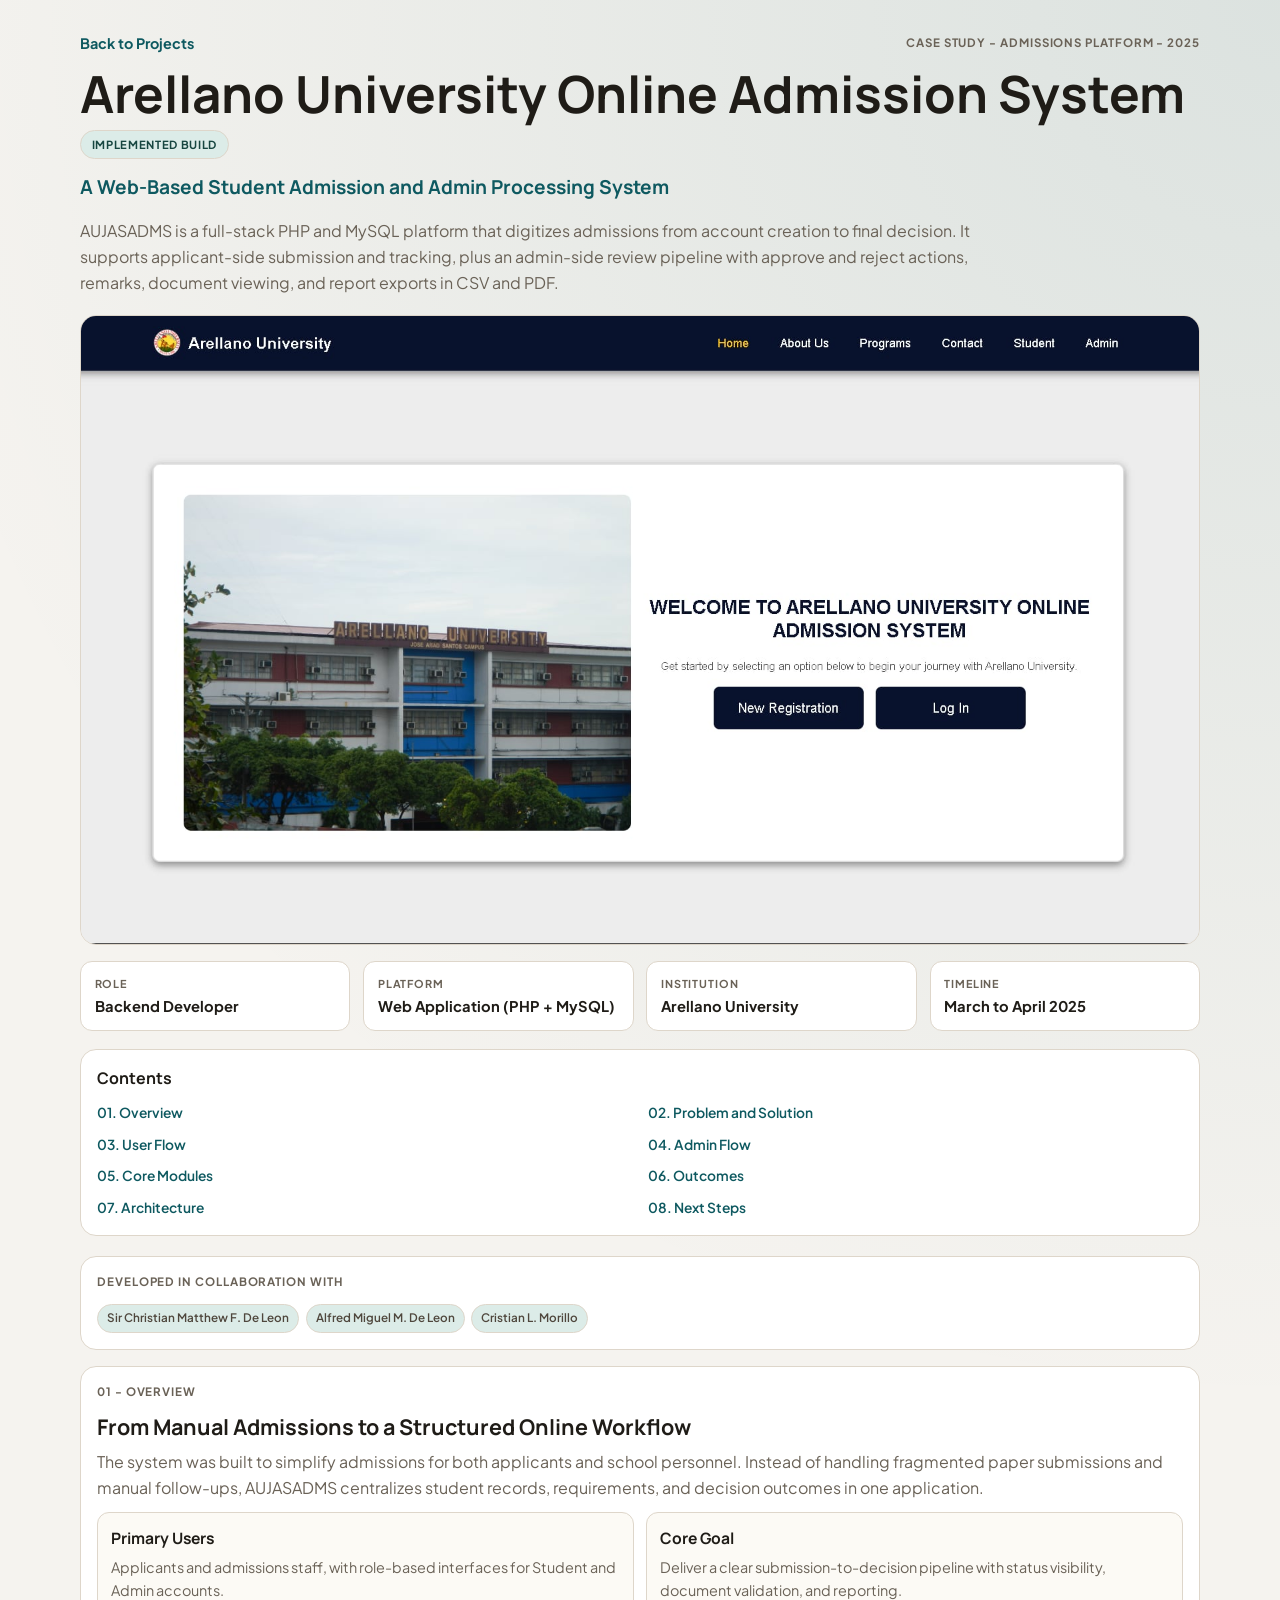
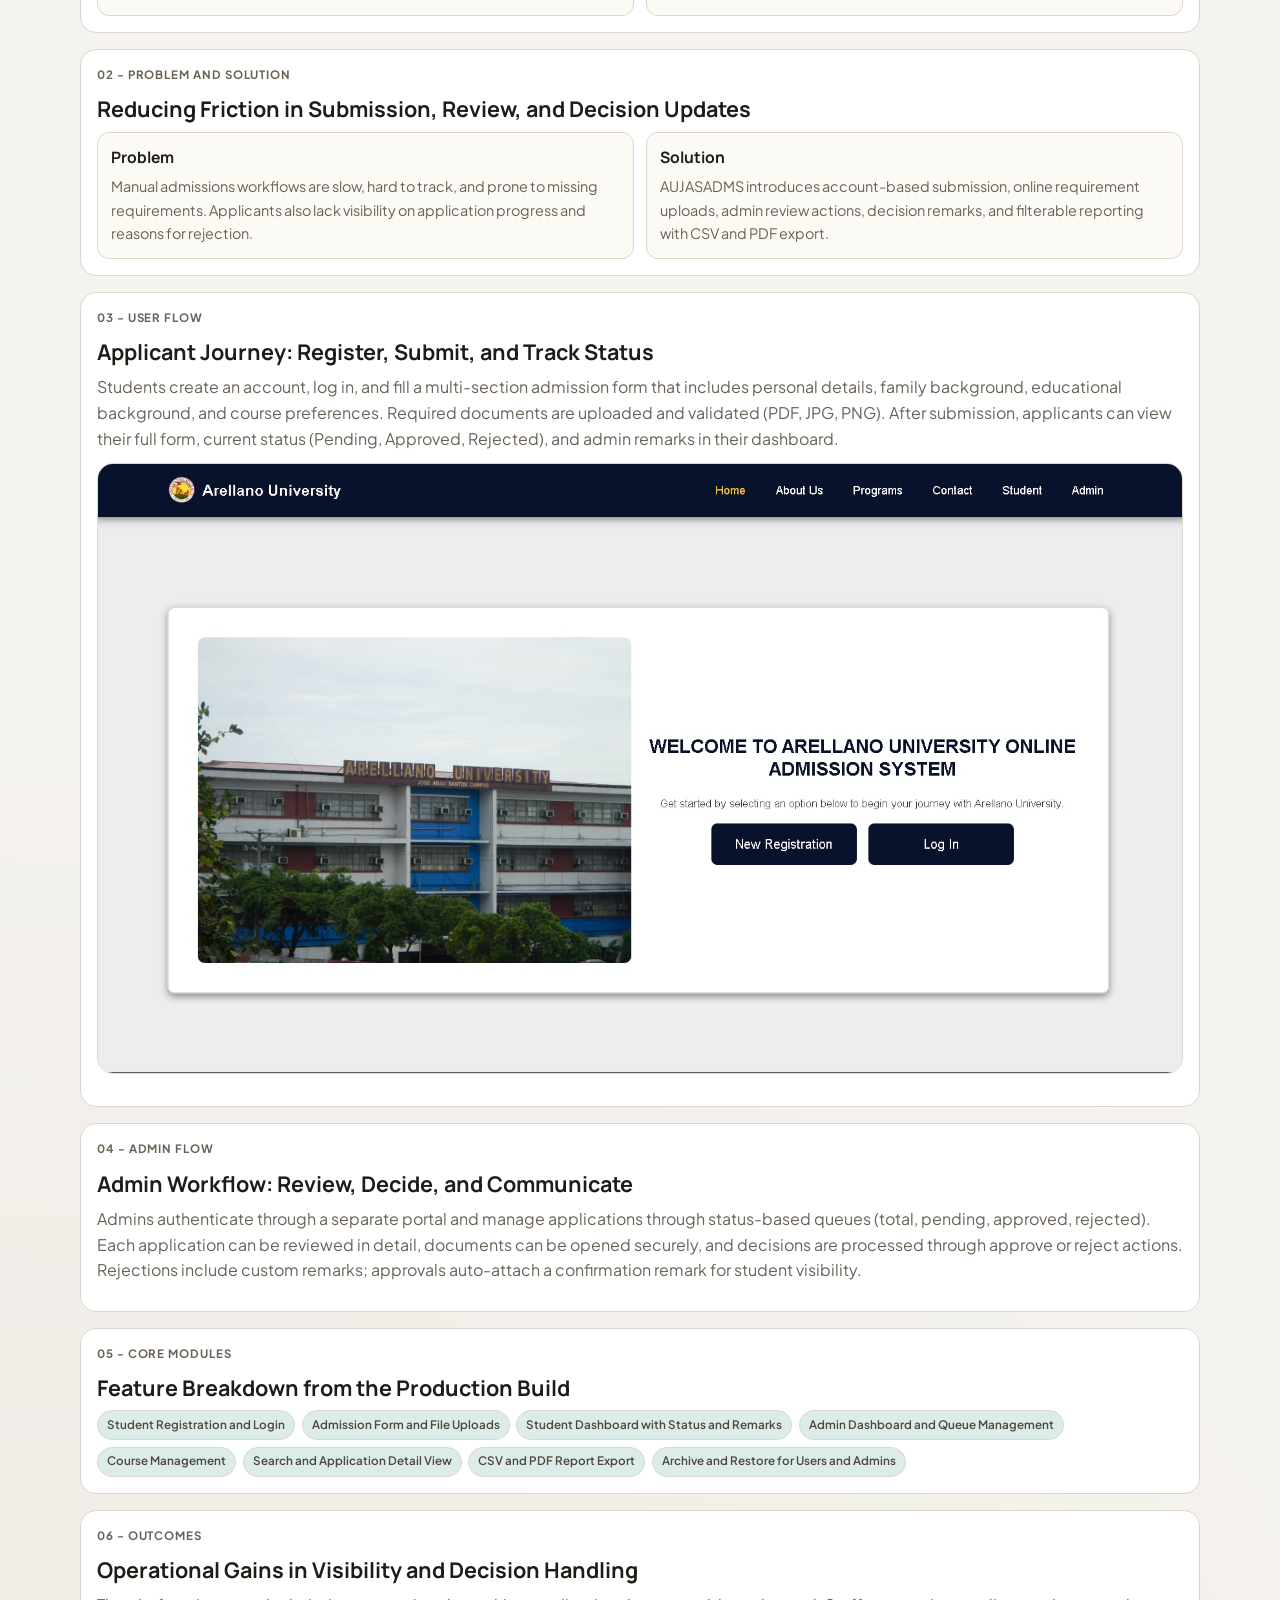
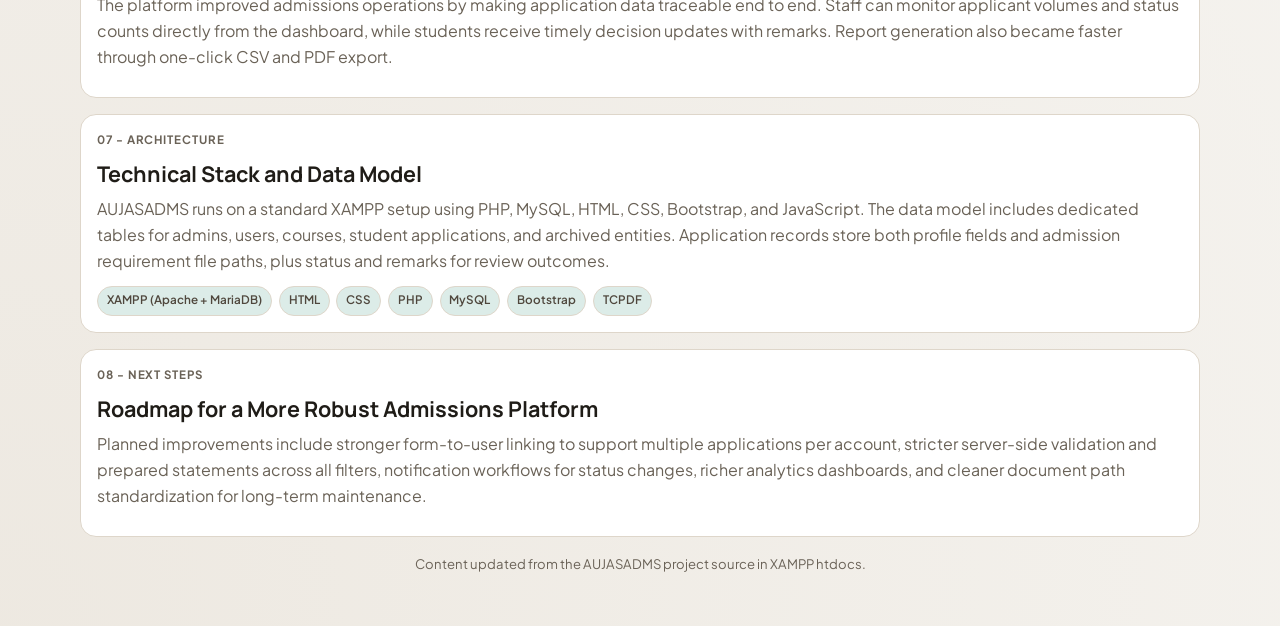
<file: case-study-au.html>
<!DOCTYPE html>
<html lang="en">
<head>
  <meta charset="UTF-8">
  <meta name="viewport" content="width=device-width, initial-scale=1.0">
  <title>Case Study | Arellano University Online Admission System</title>
  <link rel="preconnect" href="https://fonts.googleapis.com">
  <link rel="preconnect" href="https://fonts.gstatic.com" crossorigin>
  <link href="https://fonts.googleapis.com/css2?family=Manrope:wght@400;500;600;700;800&family=Plus+Jakarta+Sans:wght@400;500;600;700&display=swap" rel="stylesheet">
  <link rel="stylesheet" href="case-study-au.css">
</head>
<body>
  <main class="container">
    <div class="top-links">
      <a class="back-link" href="index.html#projects">Back to Projects</a>
      <p class="meta-line">Case Study - Admissions Platform - 2025</p>
    </div>

    <h1>Arellano University Online Admission System</h1>
    <p class="placeholder-badge">Implemented Build</p>
    <p class="subtitle">A Web-Based Student Admission and Admin Processing System</p>
    <p class="lead">
      AUJASADMS is a full-stack PHP and MySQL platform that digitizes admissions from account creation to final decision.
      It supports applicant-side submission and tracking, plus an admin-side review pipeline with approve and reject actions,
      remarks, document viewing, and report exports in CSV and PDF.
    </p>

    <div class="hero-image" aria-label="Arellano hero image">
      <img src="auajs.jpg" alt="Arellano project image">
    </div>

    <section class="grid-4" aria-label="Project overview">
      <article class="mini-info"><span>Role</span><strong>Backend Developer</strong></article>
      <article class="mini-info"><span>Platform</span><strong>Web Application (PHP + MySQL)</strong></article>
      <article class="mini-info"><span>Institution</span><strong>Arellano University</strong></article>
      <article class="mini-info"><span>Timeline</span><strong>March to April 2025</strong></article>
    </section>

    <section class="toc">
      <h2>Contents</h2>
      <ul class="toc-grid">
        <li><a href="#overview">01. Overview</a></li>
        <li><a href="#problem-solution">02. Problem and Solution</a></li>
        <li><a href="#users-flow">03. User Flow</a></li>
        <li><a href="#admin-flow">04. Admin Flow</a></li>
        <li><a href="#modules">05. Core Modules</a></li>
        <li><a href="#results">06. Outcomes</a></li>
        <li><a href="#architecture">07. Architecture</a></li>
        <li><a href="#next">08. Next Steps</a></li>
      </ul>
    </section>

    <section class="section">
      <p class="kicker">Developed in Collaboration With</p>
      <div class="pill-list">
        <span class="pill">Sir Christian Matthew F. De Leon</span>
        <span class="pill">Alfred Miguel M. De Leon</span>
        <span class="pill">Cristian L. Morillo</span>
        
      </div>
    </section>

    <section id="overview" class="section">
      <p class="kicker">01 - Overview</p>
      <h2>From Manual Admissions to a Structured Online Workflow</h2>
      <p>
        The system was built to simplify admissions for both applicants and school personnel.
        Instead of handling fragmented paper submissions and manual follow-ups, AUJASADMS centralizes student records,
        requirements, and decision outcomes in one application.
      </p>
      <div class="split">
        <article class="card">
          <h3>Primary Users</h3>
          <p>
            Applicants and admissions staff, with role-based interfaces for Student and Admin accounts.
          </p>
        </article>
        <article class="card">
          <h3>Core Goal</h3>
          <p>
            Deliver a clear submission-to-decision pipeline with status visibility, document validation, and reporting.
          </p>
        </article>
      </div>
    </section>

    <section id="problem-solution" class="section">
      <p class="kicker">02 - Problem and Solution</p>
      <h2>Reducing Friction in Submission, Review, and Decision Updates</h2>
      <div class="split">
        <article class="card">
          <h3>Problem</h3>
          <p>
            Manual admissions workflows are slow, hard to track, and prone to missing requirements.
            Applicants also lack visibility on application progress and reasons for rejection.
          </p>
        </article>
        <article class="card">
          <h3>Solution</h3>
          <p>
            AUJASADMS introduces account-based submission, online requirement uploads, admin review actions,
            decision remarks, and filterable reporting with CSV and PDF export.
          </p>
        </article>
      </div>
    </section>

    <section id="users-flow" class="section">
      <p class="kicker">03 - User Flow</p>
      <h2>Applicant Journey: Register, Submit, and Track Status</h2>
      <p>
        Students create an account, log in, and fill a multi-section admission form that includes personal details,
        family background, educational background, and course preferences. Required documents are uploaded and validated
        (PDF, JPG, PNG). After submission, applicants can view their full form, current status (Pending, Approved, Rejected),
        and admin remarks in their dashboard.
      </p>
      <div class="section-image"><img src="auajs.jpg" alt="Applicant flow overview image"></div>
    </section>

    <section id="admin-flow" class="section">
      <p class="kicker">04 - Admin Flow</p>
      <h2>Admin Workflow: Review, Decide, and Communicate</h2>
      <p>
        Admins authenticate through a separate portal and manage applications through status-based queues
        (total, pending, approved, rejected). Each application can be reviewed in detail, documents can be opened securely,
        and decisions are processed through approve or reject actions. Rejections include custom remarks; approvals auto-attach
        a confirmation remark for student visibility.
      </p>
    </section>

    <section id="modules" class="section">
      <p class="kicker">05 - Core Modules</p>
      <h2>Feature Breakdown from the Production Build</h2>
      <div class="pill-list">
        <span class="pill">Student Registration and Login</span>
        <span class="pill">Admission Form and File Uploads</span>
        <span class="pill">Student Dashboard with Status and Remarks</span>
        <span class="pill">Admin Dashboard and Queue Management</span>
        <span class="pill">Course Management</span>
        <span class="pill">Search and Application Detail View</span>
        <span class="pill">CSV and PDF Report Export</span>
        <span class="pill">Archive and Restore for Users and Admins</span>
      </div>
    </section>

    <section id="results" class="section">
      <p class="kicker">06 - Outcomes</p>
      <h2>Operational Gains in Visibility and Decision Handling</h2>
      <p>
        The platform improved admissions operations by making application data traceable end to end.
        Staff can monitor applicant volumes and status counts directly from the dashboard, while students receive
        timely decision updates with remarks. Report generation also became faster through one-click CSV and PDF export.
      </p>
    </section>

    <section id="architecture" class="section">
      <p class="kicker">07 - Architecture</p>
      <h2>Technical Stack and Data Model</h2>
      <p>
        AUJASADMS runs on a standard XAMPP setup using PHP, MySQL, HTML, CSS, Bootstrap, and JavaScript.
        The data model includes dedicated tables for admins, users, courses, student applications, and archived entities.
        Application records store both profile fields and admission requirement file paths, plus status and remarks for review outcomes.
      </p>
      <div class="pill-list">
        <span class="pill">XAMPP (Apache + MariaDB)</span>
        <span class="pill">HTML</span>
        <span class="pill">CSS</span>
        <span class="pill">PHP</span>
        <span class="pill">MySQL</span>
        <span class="pill">Bootstrap</span>
        <span class="pill">TCPDF</span>
      </div>
    </section>

    <section id="next" class="section">
      <p class="kicker">08 - Next Steps</p>
      <h2>Roadmap for a More Robust Admissions Platform</h2>
      <p>
        Planned improvements include stronger form-to-user linking to support multiple applications per account,
        stricter server-side validation and prepared statements across all filters, notification workflows for status changes,
        richer analytics dashboards, and cleaner document path standardization for long-term maintenance.
      </p>
    </section>

    <p class="footer-note">Content updated from the AUJASADMS project source in XAMPP htdocs.</p>
  </main>
</body>
</html>
</file>
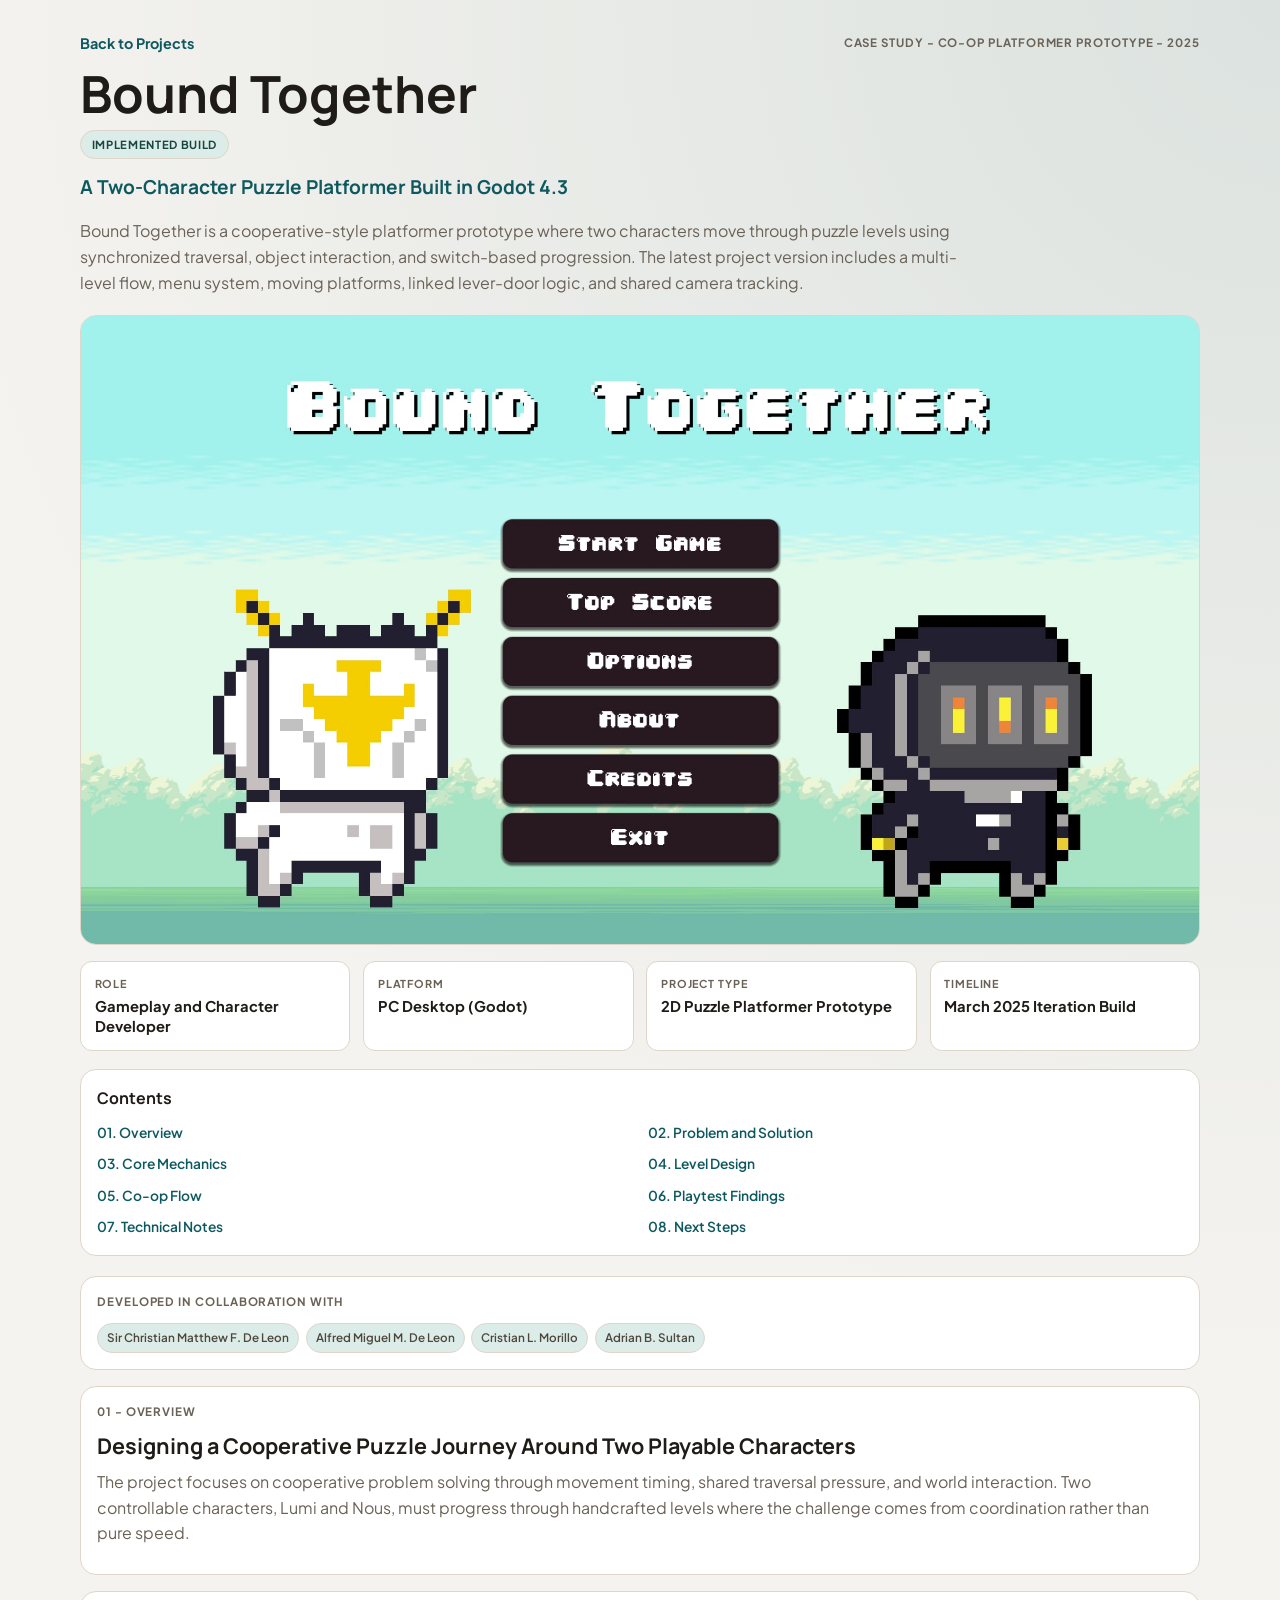
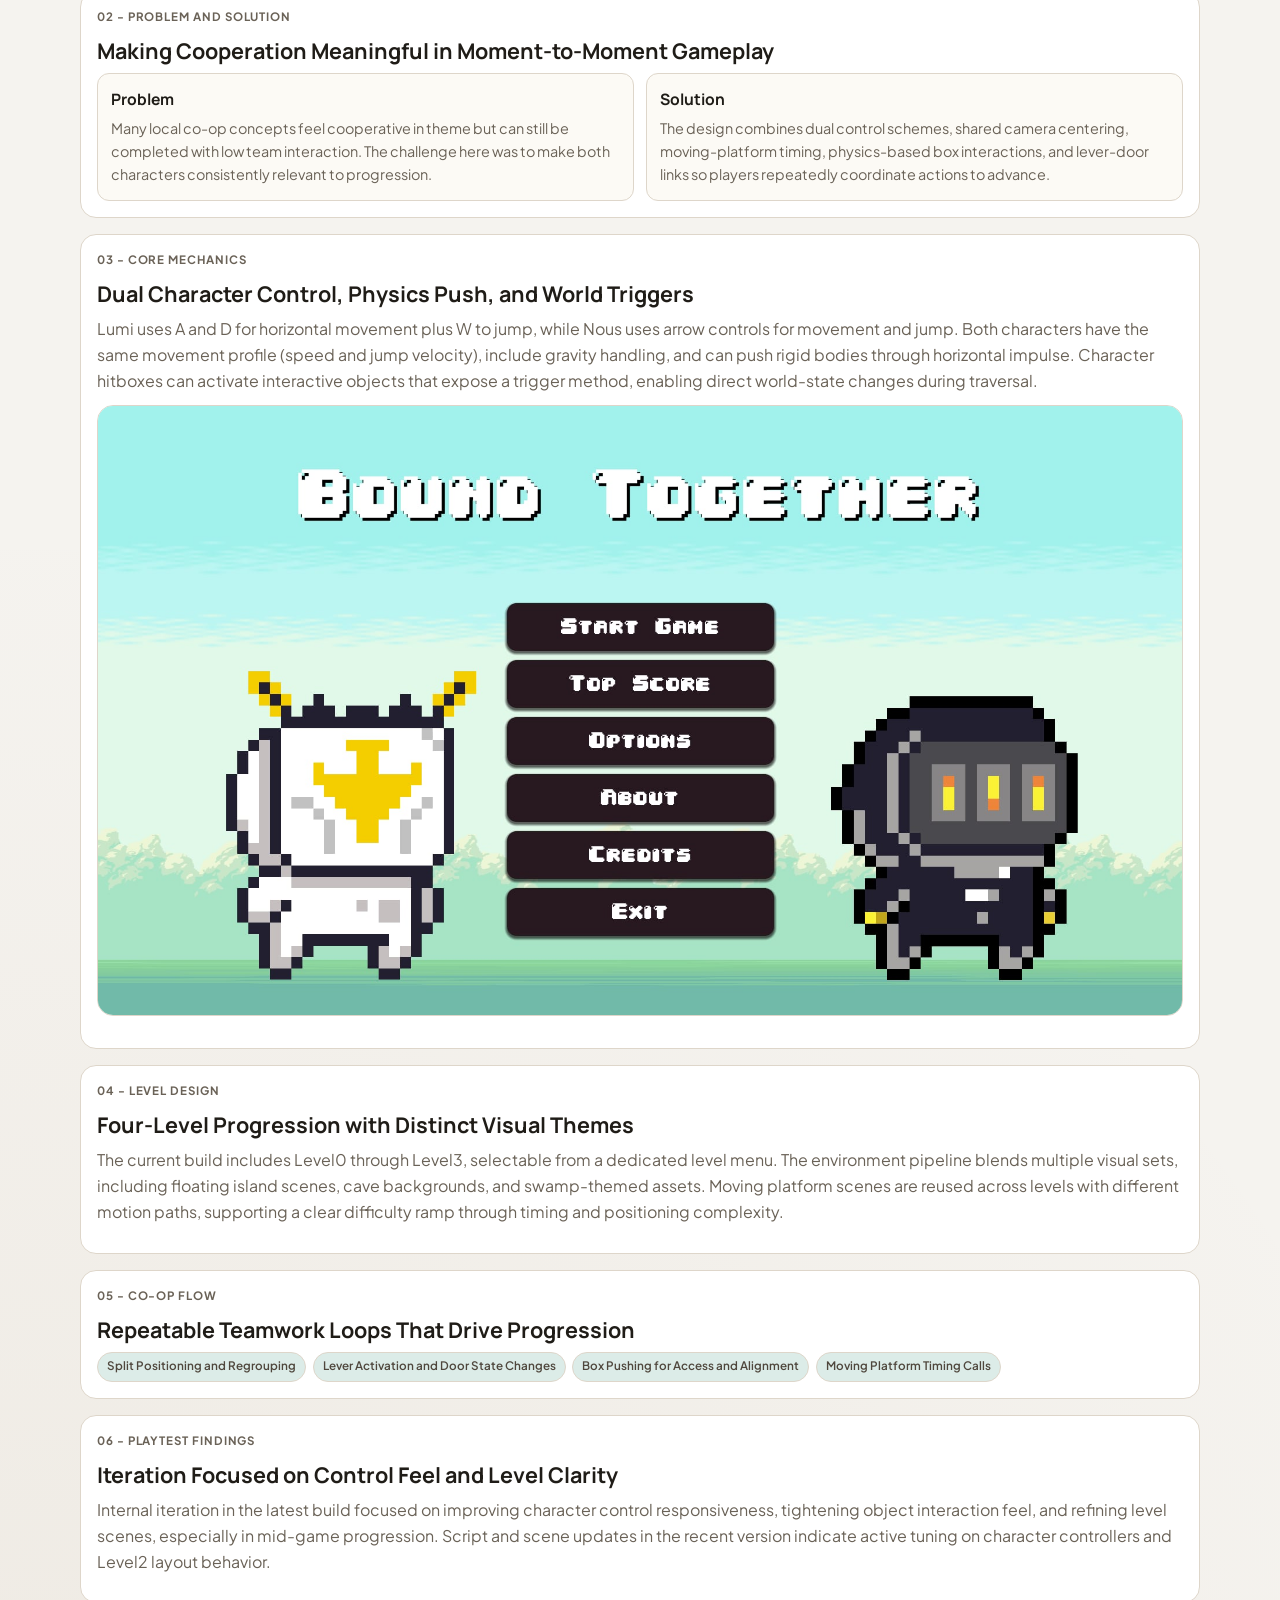
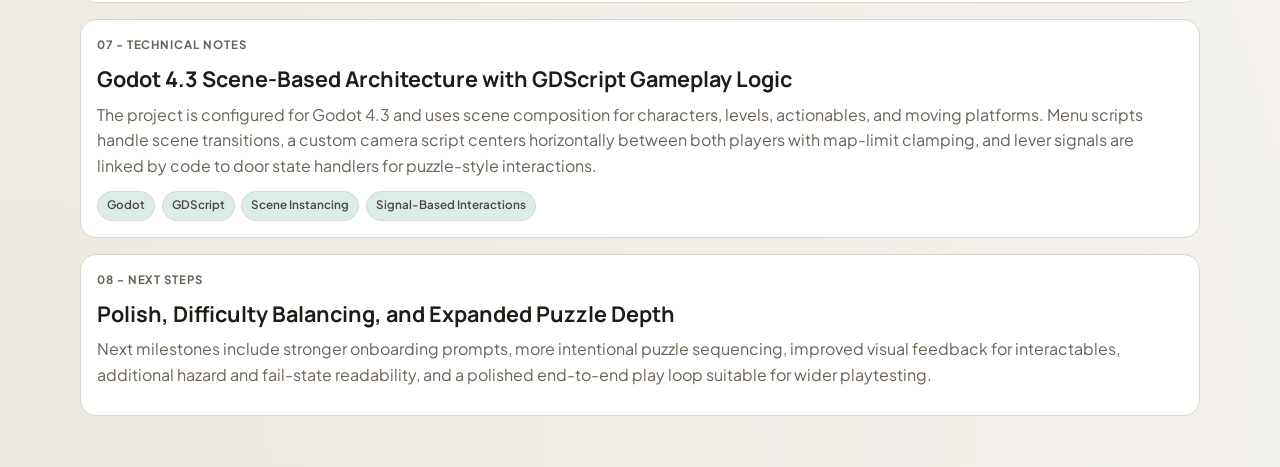
<file: case-study-bound.html>
<!DOCTYPE html>
<html lang="en">
<head>
  <meta charset="UTF-8">
  <meta name="viewport" content="width=device-width, initial-scale=1.0">
  <title>Case Study | Bound Together</title>
  <link rel="preconnect" href="https://fonts.googleapis.com">
  <link rel="preconnect" href="https://fonts.gstatic.com" crossorigin>
  <link href="https://fonts.googleapis.com/css2?family=Manrope:wght@400;500;600;700;800&family=Plus+Jakarta+Sans:wght@400;500;600;700&display=swap" rel="stylesheet">
  <link rel="stylesheet" href="case-study-bound.css">
</head>
<body>
  <main class="container">
    <div class="top-links">
      <a class="back-link" href="index.html#projects">Back to Projects</a>
      <p class="meta-line">Case Study - Co-op Platformer Prototype - 2025</p>
    </div>

    <h1>Bound Together</h1>
    <p class="placeholder-badge">Implemented Build</p>
    <p class="subtitle">A Two-Character Puzzle Platformer Built in Godot 4.3</p>
    <p class="lead">
      Bound Together is a cooperative-style platformer prototype where two characters move through puzzle levels
      using synchronized traversal, object interaction, and switch-based progression. The latest project version
      includes a multi-level flow, menu system, moving platforms, linked lever-door logic, and shared camera tracking.
    </p>

    <div class="hero-image" aria-label="Bound Together hero image">
      <img src="bound.jpg" alt="Bound Together project image">
    </div>

    <section class="grid-4" aria-label="Project overview">
      <article class="mini-info"><span>Role</span><strong>Gameplay and Character Developer</strong></article>
      <article class="mini-info"><span>Platform</span><strong>PC Desktop (Godot)</strong></article>
      <article class="mini-info"><span>Project Type</span><strong>2D Puzzle Platformer Prototype</strong></article>
      <article class="mini-info"><span>Timeline</span><strong>March 2025 Iteration Build</strong></article>
    </section>

    <section class="toc">
      <h2>Contents</h2>
      <ul class="toc-grid">
        <li><a href="#overview">01. Overview</a></li>
        <li><a href="#problem-solution">02. Problem and Solution</a></li>
        <li><a href="#mechanics">03. Core Mechanics</a></li>
        <li><a href="#level-design">04. Level Design</a></li>
        <li><a href="#coop-flow">05. Co-op Flow</a></li>
        <li><a href="#playtest">06. Playtest Findings</a></li>
        <li><a href="#architecture">07. Technical Notes</a></li>
        <li><a href="#next">08. Next Steps</a></li>
      </ul>
    </section>

    <section class="section">
      <p class="kicker">Developed in Collaboration With</p>
      <div class="pill-list">
        <span class="pill">Sir Christian Matthew F. De Leon</span>
        <span class="pill">Alfred Miguel M. De Leon</span>
        <span class="pill">Cristian L. Morillo</span>
        <span class="pill">Adrian B. Sultan</span>
      </div>
    </section>

    <section id="overview" class="section">
      <p class="kicker">01 - Overview</p>
      <h2>Designing a Cooperative Puzzle Journey Around Two Playable Characters</h2>
      <p>
        The project focuses on cooperative problem solving through movement timing, shared traversal pressure,
        and world interaction. Two controllable characters, Lumi and Nous, must progress through handcrafted levels
        where the challenge comes from coordination rather than pure speed.
      </p>
    </section>

    <section id="problem-solution" class="section">
      <p class="kicker">02 - Problem and Solution</p>
      <h2>Making Cooperation Meaningful in Moment-to-Moment Gameplay</h2>
      <div class="split">
        <article class="card">
          <h3>Problem</h3>
          <p>
            Many local co-op concepts feel cooperative in theme but can still be completed with low team interaction.
            The challenge here was to make both characters consistently relevant to progression.
          </p>
        </article>
        <article class="card">
          <h3>Solution</h3>
          <p>
            The design combines dual control schemes, shared camera centering, moving-platform timing,
            physics-based box interactions, and lever-door links so players repeatedly coordinate actions to advance.
          </p>
        </article>
      </div>
    </section>

    <section id="mechanics" class="section">
      <p class="kicker">03 - Core Mechanics</p>
      <h2>Dual Character Control, Physics Push, and World Triggers</h2>
      <p>
        Lumi uses A and D for horizontal movement plus W to jump, while Nous uses arrow controls for movement and jump.
        Both characters have the same movement profile (speed and jump velocity), include gravity handling,
        and can push rigid bodies through horizontal impulse. Character hitboxes can activate interactive objects
        that expose a trigger method, enabling direct world-state changes during traversal.
      </p>
      <div class="section-image"><img src="bound.jpg" alt="Bound Together mechanics overview image"></div>
    </section>

    <section id="level-design" class="section">
      <p class="kicker">04 - Level Design</p>
      <h2>Four-Level Progression with Distinct Visual Themes</h2>
      <p>
        The current build includes Level0 through Level3, selectable from a dedicated level menu.
        The environment pipeline blends multiple visual sets, including floating island scenes, cave backgrounds,
        and swamp-themed assets. Moving platform scenes are reused across levels with different motion paths,
        supporting a clear difficulty ramp through timing and positioning complexity.
      </p>
    </section>

    <section id="coop-flow" class="section">
      <p class="kicker">05 - Co-op Flow</p>
      <h2>Repeatable Teamwork Loops That Drive Progression</h2>
      <div class="pill-list">
        <span class="pill">Split Positioning and Regrouping</span>
        <span class="pill">Lever Activation and Door State Changes</span>
        <span class="pill">Box Pushing for Access and Alignment</span>
        <span class="pill">Moving Platform Timing Calls</span>
      </div>
    </section>

    <section id="playtest" class="section">
      <p class="kicker">06 - Playtest Findings</p>
      <h2>Iteration Focused on Control Feel and Level Clarity</h2>
      <p>
        Internal iteration in the latest build focused on improving character control responsiveness,
        tightening object interaction feel, and refining level scenes, especially in mid-game progression.
        Script and scene updates in the recent version indicate active tuning on character controllers and Level2 layout behavior.
      </p>
    </section>

    <section id="architecture" class="section">
      <p class="kicker">07 - Technical Notes</p>
      <h2>Godot 4.3 Scene-Based Architecture with GDScript Gameplay Logic</h2>
      <p>
        The project is configured for Godot 4.3 and uses scene composition for characters, levels,
        actionables, and moving platforms. Menu scripts handle scene transitions, a custom camera script
        centers horizontally between both players with map-limit clamping, and lever signals are linked by code
        to door state handlers for puzzle-style interactions.
      </p>
      <div class="pill-list">
        <span class="pill">Godot</span>
        <span class="pill">GDScript</span>
        <span class="pill">Scene Instancing</span>
        <span class="pill">Signal-Based Interactions</span>
      </div>
    </section>

    <section id="next" class="section">
      <p class="kicker">08 - Next Steps</p>
      <h2>Polish, Difficulty Balancing, and Expanded Puzzle Depth</h2>
      <p>
        Next milestones include stronger onboarding prompts, more intentional puzzle sequencing,
        improved visual feedback for interactables, additional hazard and fail-state readability,
        and a polished end-to-end play loop suitable for wider playtesting.
      </p>
    </section>

    
  </main>
</body>
</html>
</file>
<file: case-study-au.css>
:root {
      --bg: #f5f3ef;
      --surface: #ffffff;
      --surface-soft: #f2ede4;
      --ink: #1f1c17;
      --muted: #6a6257;
      --line: #ded6ca;
      --brand: #0e5960;
      --brand-soft: #dcece8;
      --radius: 16px;
      --max: 1120px;
    }

    * { box-sizing: border-box; margin: 0; padding: 0; }
    html { scroll-behavior: smooth; }

    body {
      font-family: "Plus Jakarta Sans", sans-serif;
      color: var(--ink);
      background:
        radial-gradient(circle at 100% 0%, rgba(14, 89, 96, 0.11), transparent 35%),
        radial-gradient(circle at 0% 100%, rgba(160, 128, 84, 0.09), transparent 40%),
        var(--bg);
      line-height: 1.62;
    }

    .container {
      width: min(var(--max), calc(100% - 2rem));
      margin-inline: auto;
      padding-block: 2rem 3.2rem;
    }

    .top-links {
      display: flex;
      justify-content: space-between;
      align-items: center;
      gap: 0.8rem;
      flex-wrap: wrap;
      margin-bottom: 0.6rem;
    }

    .back-link {
      color: var(--brand);
      text-decoration: none;
      font-weight: 700;
      font-size: 0.9rem;
    }

    .back-link:hover { text-decoration: underline; }

    .meta-line {
      color: var(--muted);
      text-transform: uppercase;
      letter-spacing: 0.08em;
      font-size: 0.72rem;
      font-weight: 700;
    }

    h1 {
      font-family: Manrope, sans-serif;
      font-size: clamp(2rem, 5vw, 3.2rem);
      line-height: 1.03;
      margin: 0.7rem 0 0.45rem;
    }

    .placeholder-badge {
      display: inline-block;
      margin: 0.2rem 0 0.8rem;
      border: 1px solid var(--line);
      background: var(--brand-soft);
      color: #174640;
      border-radius: 999px;
      padding: 0.28rem 0.66rem;
      font-size: 0.7rem;
      letter-spacing: 0.06em;
      text-transform: uppercase;
      font-weight: 700;
    }

    .subtitle {
      font-family: Manrope, sans-serif;
      color: var(--brand);
      font-size: clamp(1rem, 2.4vw, 1.2rem);
      font-weight: 700;
      margin-bottom: 0.95rem;
    }

    .lead {
      color: var(--muted);
      max-width: 76ch;
      margin-bottom: 1.2rem;
    }

    .hero-image,
    .section-image {
      border: 1px solid var(--line);
      border-radius: var(--radius);
      overflow: hidden;
      margin-bottom: 1rem;
      background: var(--surface-soft);
      aspect-ratio: 16 / 9;
    }

    .hero-image img,
    .section-image img {
      width: 100%;
      height: 100%;
      object-fit: cover;
      display: block;
    }

    .grid-4 {
      display: grid;
      grid-template-columns: repeat(4, minmax(0, 1fr));
      gap: 0.8rem;
      margin: 1rem 0 1.1rem;
    }

    .mini-info {
      border: 1px solid var(--line);
      background: var(--surface);
      border-radius: 12px;
      padding: 0.85rem;
    }

    .mini-info span {
      display: block;
      color: var(--muted);
      text-transform: uppercase;
      font-size: 0.68rem;
      letter-spacing: 0.08em;
      font-weight: 700;
      margin-bottom: 0.25rem;
    }

    .mini-info strong {
      display: block;
      font-size: 0.92rem;
      line-height: 1.35;
    }

    .toc {
      border: 1px solid var(--line);
      border-radius: var(--radius);
      background: var(--surface);
      padding: 1rem;
      margin-bottom: 1.25rem;
    }

    .toc h2 {
      font-family: Manrope, sans-serif;
      font-size: 1rem;
      margin-bottom: 0.45rem;
    }

    .toc-grid {
      display: grid;
      grid-template-columns: repeat(2, minmax(0, 1fr));
      gap: 0.35rem 1rem;
      list-style: none;
    }

    .toc-grid a {
      color: var(--brand);
      text-decoration: none;
      font-size: 0.86rem;
      font-weight: 600;
    }

    .toc-grid a:hover { text-decoration: underline; }

    .section {
      border: 1px solid var(--line);
      border-radius: var(--radius);
      background: var(--surface);
      padding: 1rem;
      margin-top: 1rem;
    }

    .kicker {
      color: var(--brand);
      text-transform: uppercase;
      letter-spacing: 0.08em;
      font-size: 0.72rem;
      font-weight: 700;
      margin-bottom: 0.35rem;
    }

    .section h2 {
      font-family: Manrope, sans-serif;
      font-size: 1.35rem;
      line-height: 1.22;
      margin-bottom: 0.55rem;
    }

    .section p {
      color: var(--muted);
      margin-bottom: 0.72rem;
    }

    .split {
      display: grid;
      grid-template-columns: 1fr 1fr;
      gap: 0.8rem;
      margin-top: 0.55rem;
    }

    .card {
      border: 1px solid var(--line);
      border-radius: 12px;
      background: #fcfaf5;
      padding: 0.8rem;
    }

    .card h3 {
      font-family: Manrope, sans-serif;
      font-size: 0.98rem;
      margin-bottom: 0.28rem;
    }

    .card p {
      font-size: 0.9rem;
      margin: 0;
    }

    .pill-list {
      display: flex;
      flex-wrap: wrap;
      gap: 0.42rem;
      margin-top: 0.35rem;
    }

    .pill {
      padding: 0.28rem 0.56rem;
      border: 1px solid var(--line);
      border-radius: 999px;
      font-size: 0.73rem;
      color: #4f473d;
      background: var(--brand-soft);
      font-weight: 600;
    }

    .footer-note {
      margin-top: 1rem;
      color: var(--muted);
      font-size: 0.82rem;
      text-align: center;
    }

    @media (max-width: 900px) {
      .grid-4 { grid-template-columns: repeat(2, minmax(0, 1fr)); }
    }

    @media (max-width: 760px) {
      .grid-4,
      .toc-grid,
      .split { grid-template-columns: 1fr; }
    }
</file>
<file: case-study-bound.css>
:root {
      --bg: #f5f3ef;
      --surface: #ffffff;
      --surface-soft: #f2ede4;
      --ink: #1f1c17;
      --muted: #6a6257;
      --line: #ded6ca;
      --brand: #0e5960;
      --brand-soft: #dcece8;
      --radius: 16px;
      --max: 1120px;
    }

    * { box-sizing: border-box; margin: 0; padding: 0; }
    html { scroll-behavior: smooth; }

    body {
      font-family: "Plus Jakarta Sans", sans-serif;
      color: var(--ink);
      background:
        radial-gradient(circle at 100% 0%, rgba(14, 89, 96, 0.11), transparent 35%),
        radial-gradient(circle at 0% 100%, rgba(160, 128, 84, 0.09), transparent 40%),
        var(--bg);
      line-height: 1.62;
    }

    .container {
      width: min(var(--max), calc(100% - 2rem));
      margin-inline: auto;
      padding-block: 2rem 3.2rem;
    }

    .top-links {
      display: flex;
      justify-content: space-between;
      align-items: center;
      gap: 0.8rem;
      flex-wrap: wrap;
      margin-bottom: 0.6rem;
    }

    .back-link {
      color: var(--brand);
      text-decoration: none;
      font-weight: 700;
      font-size: 0.9rem;
    }

    .back-link:hover { text-decoration: underline; }

    .meta-line {
      color: var(--muted);
      text-transform: uppercase;
      letter-spacing: 0.08em;
      font-size: 0.72rem;
      font-weight: 700;
    }

    h1 {
      font-family: Manrope, sans-serif;
      font-size: clamp(2rem, 5vw, 3.2rem);
      line-height: 1.03;
      margin: 0.7rem 0 0.45rem;
    }

    .placeholder-badge {
      display: inline-block;
      margin: 0.2rem 0 0.8rem;
      border: 1px solid var(--line);
      background: var(--brand-soft);
      color: #174640;
      border-radius: 999px;
      padding: 0.28rem 0.66rem;
      font-size: 0.7rem;
      letter-spacing: 0.06em;
      text-transform: uppercase;
      font-weight: 700;
    }

    .subtitle {
      font-family: Manrope, sans-serif;
      color: var(--brand);
      font-size: clamp(1rem, 2.4vw, 1.2rem);
      font-weight: 700;
      margin-bottom: 0.95rem;
    }

    .lead {
      color: var(--muted);
      max-width: 76ch;
      margin-bottom: 1.2rem;
    }

    .hero-image,
    .section-image {
      border: 1px solid var(--line);
      border-radius: var(--radius);
      overflow: hidden;
      margin-bottom: 1rem;
      background: var(--surface-soft);
      aspect-ratio: 16 / 9;
    }

    .hero-image img,
    .section-image img {
      width: 100%;
      height: 100%;
      object-fit: cover;
      display: block;
    }

    .grid-4 {
      display: grid;
      grid-template-columns: repeat(4, minmax(0, 1fr));
      gap: 0.8rem;
      margin: 1rem 0 1.1rem;
    }

    .mini-info {
      border: 1px solid var(--line);
      background: var(--surface);
      border-radius: 12px;
      padding: 0.85rem;
    }

    .mini-info span {
      display: block;
      color: var(--muted);
      text-transform: uppercase;
      font-size: 0.68rem;
      letter-spacing: 0.08em;
      font-weight: 700;
      margin-bottom: 0.25rem;
    }

    .mini-info strong {
      display: block;
      font-size: 0.92rem;
      line-height: 1.35;
    }

    .toc {
      border: 1px solid var(--line);
      border-radius: var(--radius);
      background: var(--surface);
      padding: 1rem;
      margin-bottom: 1.25rem;
    }

    .toc h2 {
      font-family: Manrope, sans-serif;
      font-size: 1rem;
      margin-bottom: 0.45rem;
    }

    .toc-grid {
      display: grid;
      grid-template-columns: repeat(2, minmax(0, 1fr));
      gap: 0.35rem 1rem;
      list-style: none;
    }

    .toc-grid a {
      color: var(--brand);
      text-decoration: none;
      font-size: 0.86rem;
      font-weight: 600;
    }

    .toc-grid a:hover { text-decoration: underline; }

    .section {
      border: 1px solid var(--line);
      border-radius: var(--radius);
      background: var(--surface);
      padding: 1rem;
      margin-top: 1rem;
    }

    .kicker {
      color: var(--brand);
      text-transform: uppercase;
      letter-spacing: 0.08em;
      font-size: 0.72rem;
      font-weight: 700;
      margin-bottom: 0.35rem;
    }

    .section h2 {
      font-family: Manrope, sans-serif;
      font-size: 1.35rem;
      line-height: 1.22;
      margin-bottom: 0.55rem;
    }

    .section p {
      color: var(--muted);
      margin-bottom: 0.72rem;
    }

    .split {
      display: grid;
      grid-template-columns: 1fr 1fr;
      gap: 0.8rem;
      margin-top: 0.55rem;
    }

    .card {
      border: 1px solid var(--line);
      border-radius: 12px;
      background: #fcfaf5;
      padding: 0.8rem;
    }

    .card h3 {
      font-family: Manrope, sans-serif;
      font-size: 0.98rem;
      margin-bottom: 0.28rem;
    }

    .card p {
      font-size: 0.9rem;
      margin: 0;
    }

    .pill-list {
      display: flex;
      flex-wrap: wrap;
      gap: 0.42rem;
      margin-top: 0.35rem;
    }

    .pill {
      padding: 0.28rem 0.56rem;
      border: 1px solid var(--line);
      border-radius: 999px;
      font-size: 0.73rem;
      color: #4f473d;
      background: var(--brand-soft);
      font-weight: 600;
    }

    .footer-note {
      margin-top: 1rem;
      color: var(--muted);
      font-size: 0.82rem;
      text-align: center;
    }

    @media (max-width: 900px) {
      .grid-4 { grid-template-columns: repeat(2, minmax(0, 1fr)); }
    }

    @media (max-width: 760px) {
      .grid-4,
      .toc-grid,
      .split { grid-template-columns: 1fr; }
    }
</file>
